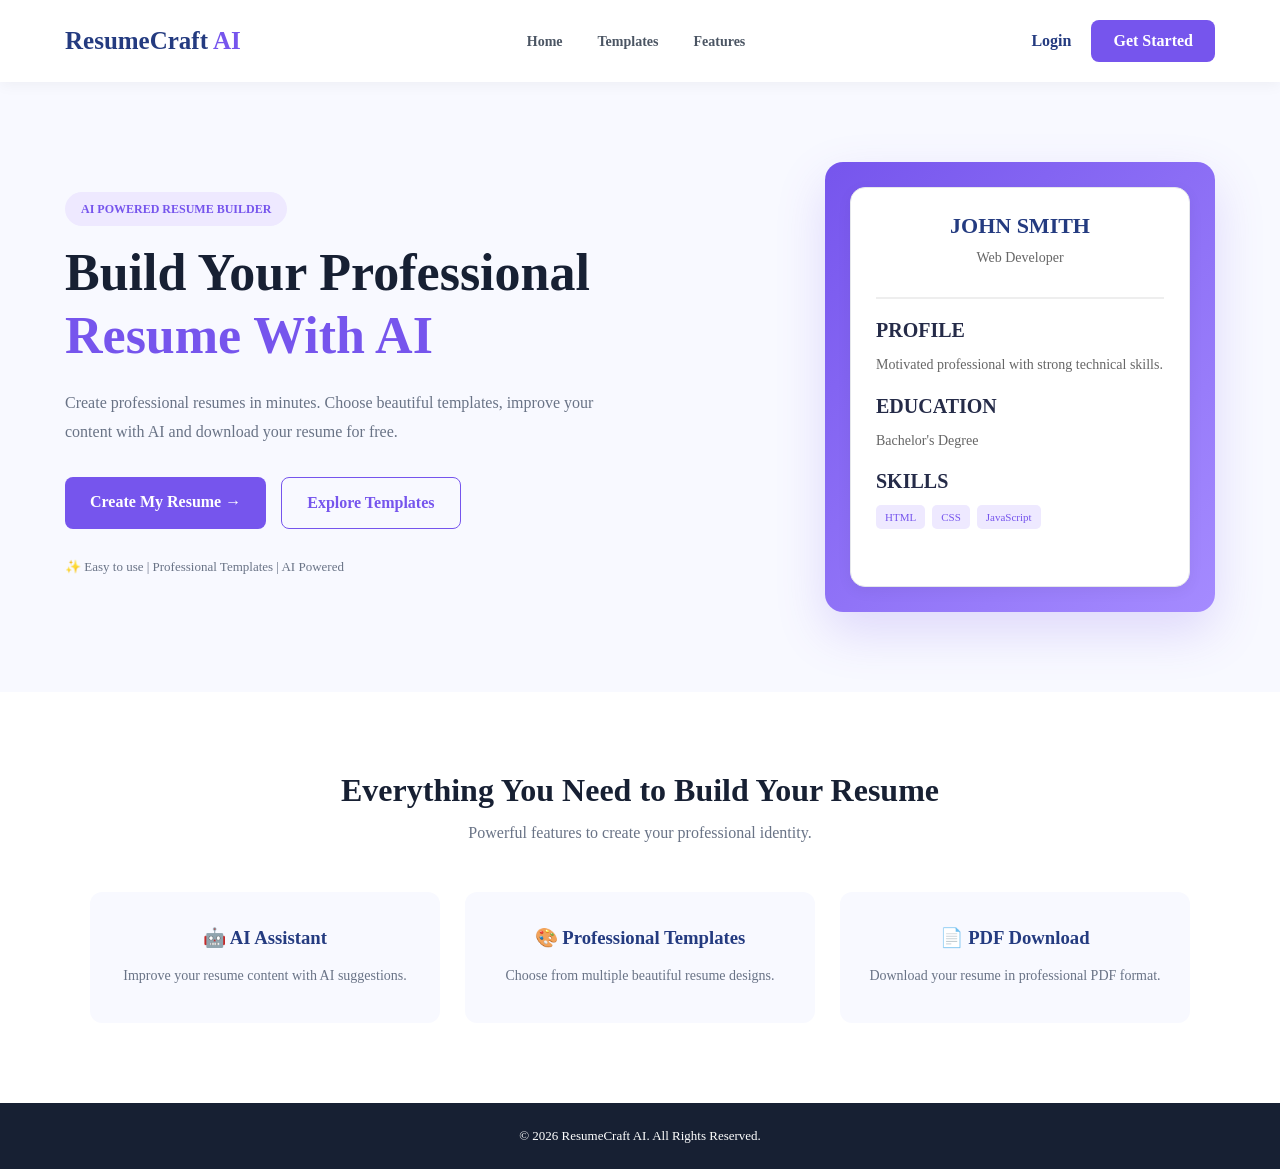
<file: index.html>
<!DOCTYPE html>
<html lang="en">

<head>
    <meta charset="UTF-8">
    <meta name="viewport" content="width=device-width, initial-scale=1.0">

    <title>ResumeCraft AI - Build Your Future</title>

    <link rel="stylesheet" href="style.css">
</head>

<body>

    <!-- Navigation Bar -->
    <header>
        <nav class="navbar">

            <div class="logo">
                ResumeCraft<span> AI</span>
            </div>

            <ul class="nav-links">
                <li><a href="index.html">Home</a></li>
                <li><a href="templates.html">Templates</a></li>
                <li><a href="#features">Features</a></li>
            </ul>

            <div class="nav-buttons">
                <a href="login.html" class="login-btn">Login</a>
                <a href="signup.html" class="signup-btn">Get Started</a>
            </div>

        </nav>
    </header>


    <!-- Hero Section -->
    <section class="hero">

        <div class="hero-content">

            <span class="tagline">AI POWERED RESUME BUILDER</span>

            <h1>
                Build Your Professional
                <span>Resume With AI</span>
            </h1>

            <p>
                Create professional resumes in minutes.
                Choose beautiful templates, improve your content
                with AI and download your resume for free.
            </p>

            <div class="hero-buttons">

                <a href="signup.html" class="primary-btn">
                    Create My Resume →
                </a>

                <a href="templates.html" class="secondary-btn">
                    Explore Templates
                </a>

            </div>

            <div class="trust-text">
                ✨ Easy to use | Professional Templates | AI Powered
            </div>

        </div>


        <!-- Resume Preview -->
        <div class="hero-preview">

            <div class="resume-card">

                <div class="resume-top">
                    <h2>JOHN SMITH</h2>
                    <p>Web Developer</p>
                </div>

                <hr>

                <h3>PROFILE</h3>
                <p>Motivated professional with strong technical skills.</p>

                <h3>EDUCATION</h3>
                <p>Bachelor's Degree</p>

                <h3>SKILLS</h3>
                <div class="skill-tags">
                    <span>HTML</span>
                    <span>CSS</span>
                    <span>JavaScript</span>
                </div>

            </div>

        </div>

    </section>


    <!-- Features Section -->
    <section class="features" id="features">

        <h2>Everything You Need to Build Your Resume</h2>

        <p class="features-subtitle">
            Powerful features to create your professional identity.
        </p>

        <div class="feature-container">

            <div class="feature-box">
                <h3>🤖 AI Assistant</h3>
                <p>Improve your resume content with AI suggestions.</p>
            </div>

            <div class="feature-box">
                <h3>🎨 Professional Templates</h3>
                <p>Choose from multiple beautiful resume designs.</p>
            </div>

            <div class="feature-box">
                <h3>📄 PDF Download</h3>
                <p>Download your resume in professional PDF format.</p>
            </div>

        </div>

    </section>


    <!-- Footer -->
    <footer>
        <p>© 2026 ResumeCraft AI. All Rights Reserved.</p>
    </footer>


    <script src="script.js"></script>

</body>
</html>
</file>
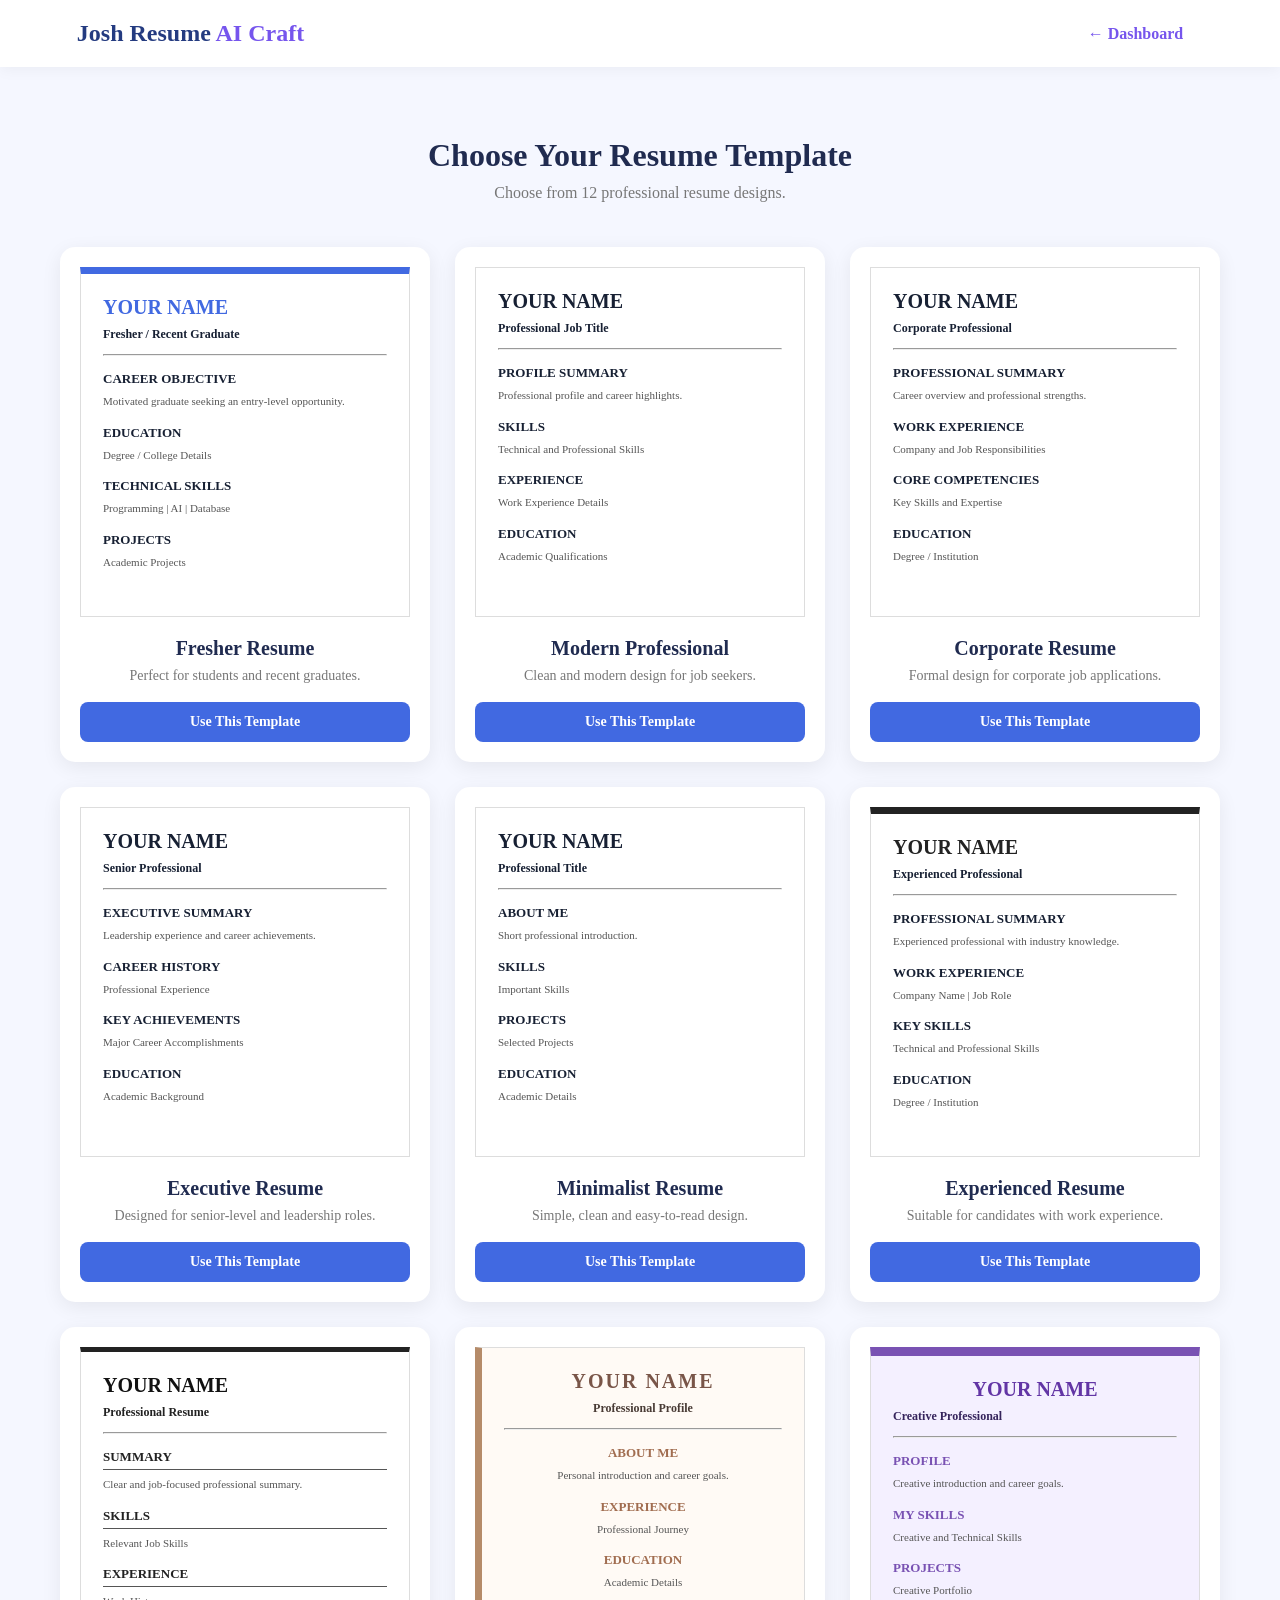
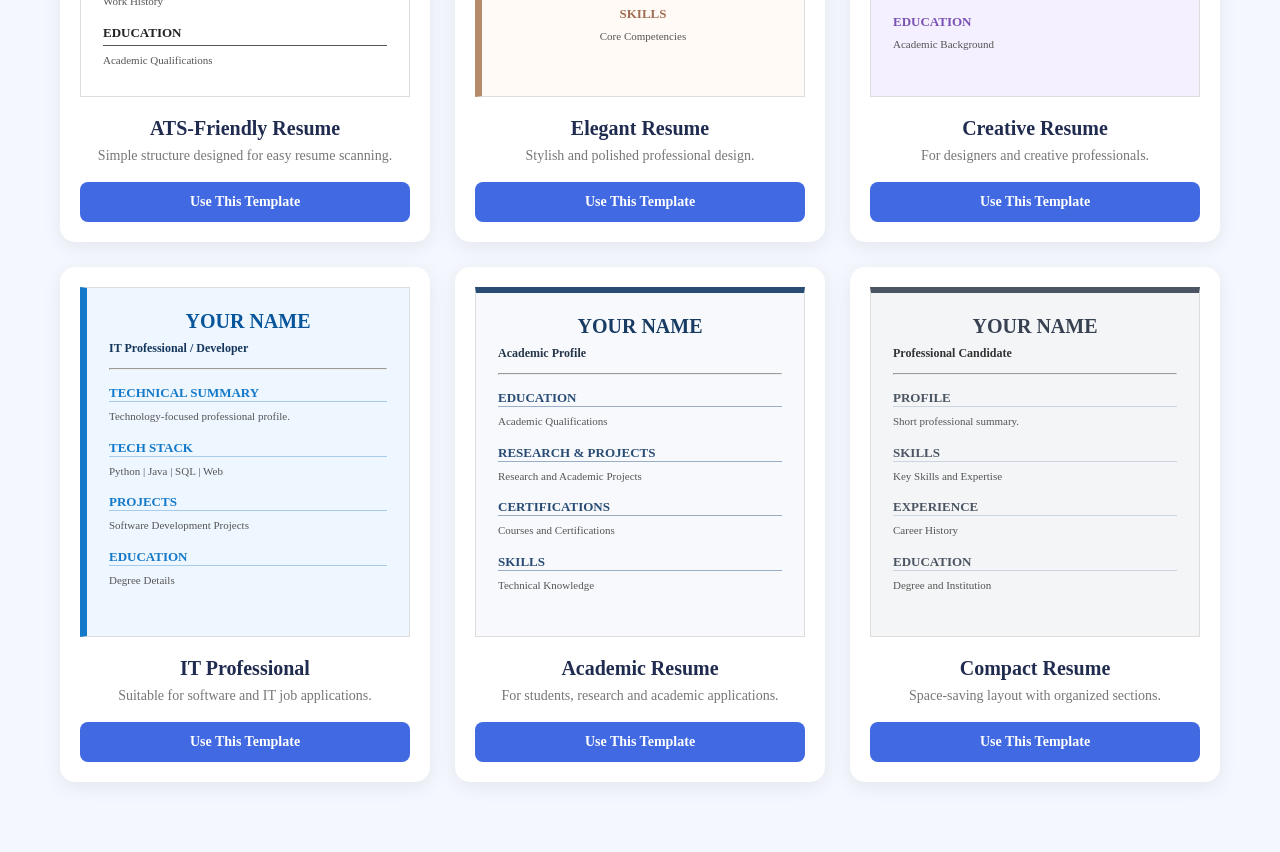
<file: templates.html>
<!DOCTYPE html>
<html lang="en">

<head>
    <meta charset="UTF-8">
    <meta name="viewport" content="width=device-width, initial-scale=1.0">
    <title>Resume Templates - Josh Resume AI Craft</title>
    <link rel="stylesheet" href="style.css">
</head>

<body class="templates-body">

<header class="preview-header">
    <h2>Josh Resume <span>AI Craft</span></h2>
    <div>
        <a href="dashboard.html">← Dashboard</a>
    </div>
</header>

<main class="templates-container">

    <div class="templates-heading">
        <h1>Choose Your Resume Template</h1>
        <p>Choose from 12 professional resume designs.</p>
    </div>

    <div class="template-grid">

        <!-- 1. FRESHER -->
        <div class="template-card">
            <div class="template-preview modern-template">
                <h2>YOUR NAME</h2>
                <h4>Fresher / Recent Graduate</h4>
                <hr>
                <h3>CAREER OBJECTIVE</h3>
                <p>Motivated graduate seeking an entry-level opportunity.</p>
                <h3>EDUCATION</h3>
                <p>Degree / College Details</p>
                <h3>TECHNICAL SKILLS</h3>
                <p>Programming | AI | Database</p>
                <h3>PROJECTS</h3>
                <p>Academic Projects</p>
            </div>
            <h2>Fresher Resume</h2>
            <p>Perfect for students and recent graduates.</p>
            <button onclick="selectTemplate('modern')">Use This Template</button>
        </div>

        <!-- 2. MODERN PROFESSIONAL -->
        <div class="template-card">
            <div class="template-preview modern-professional-template">
                <h2>YOUR NAME</h2>
                <h4>Professional Job Title</h4>
                <hr>
                <h3>PROFILE SUMMARY</h3>
                <p>Professional profile and career highlights.</p>
                <h3>SKILLS</h3>
                <p>Technical and Professional Skills</p>
                <h3>EXPERIENCE</h3>
                <p>Work Experience Details</p>
                <h3>EDUCATION</h3>
                <p>Academic Qualifications</p>
            </div>
            <h2>Modern Professional</h2>
            <p>Clean and modern design for job seekers.</p>
            <button onclick="selectTemplate('modernprofessional')">Use This Template</button>
        </div>

        <!-- 3. CORPORATE -->
        <div class="template-card">
            <div class="template-preview corporate-template">
                <h2>YOUR NAME</h2>
                <h4>Corporate Professional</h4>
                <hr>
                <h3>PROFESSIONAL SUMMARY</h3>
                <p>Career overview and professional strengths.</p>
                <h3>WORK EXPERIENCE</h3>
                <p>Company and Job Responsibilities</p>
                <h3>CORE COMPETENCIES</h3>
                <p>Key Skills and Expertise</p>
                <h3>EDUCATION</h3>
                <p>Degree / Institution</p>
            </div>
            <h2>Corporate Resume</h2>
            <p>Formal design for corporate job applications.</p>
            <button onclick="selectTemplate('corporate')">Use This Template</button>
        </div>

        <!-- 4. EXECUTIVE -->
        <div class="template-card">
            <div class="template-preview executive-template">
                <h2>YOUR NAME</h2>
                <h4>Senior Professional</h4>
                <hr>
                <h3>EXECUTIVE SUMMARY</h3>
                <p>Leadership experience and career achievements.</p>
                <h3>CAREER HISTORY</h3>
                <p>Professional Experience</p>
                <h3>KEY ACHIEVEMENTS</h3>
                <p>Major Career Accomplishments</p>
                <h3>EDUCATION</h3>
                <p>Academic Background</p>
            </div>
            <h2>Executive Resume</h2>
            <p>Designed for senior-level and leadership roles.</p>
            <button onclick="selectTemplate('executive')">Use This Template</button>
        </div>

        <!-- 5. MINIMALIST -->
        <div class="template-card">
            <div class="template-preview minimalist-template">
                <h2>YOUR NAME</h2>
                <h4>Professional Title</h4>
                <hr>
                <h3>ABOUT ME</h3>
                <p>Short professional introduction.</p>
                <h3>SKILLS</h3>
                <p>Important Skills</p>
                <h3>PROJECTS</h3>
                <p>Selected Projects</p>
                <h3>EDUCATION</h3>
                <p>Academic Details</p>
            </div>
            <h2>Minimalist Resume</h2>
            <p>Simple, clean and easy-to-read design.</p>
            <button onclick="selectTemplate('minimalist')">Use This Template</button>
        </div>

        <!-- 6. EXPERIENCED -->
        <div class="template-card">
            <div class="template-preview professional-template">
                <h2>YOUR NAME</h2>
                <h4>Experienced Professional</h4>
                <hr>
                <h3>PROFESSIONAL SUMMARY</h3>
                <p>Experienced professional with industry knowledge.</p>
                <h3>WORK EXPERIENCE</h3>
                <p>Company Name | Job Role</p>
                <h3>KEY SKILLS</h3>
                <p>Technical and Professional Skills</p>
                <h3>EDUCATION</h3>
                <p>Degree / Institution</p>
            </div>
            <h2>Experienced Resume</h2>
            <p>Suitable for candidates with work experience.</p>
            <button onclick="selectTemplate('professional')">Use This Template</button>
        </div>

        <!-- 7. ATS FRIENDLY -->
        <div class="template-card">
            <div class="template-preview ats-template">
                <h2>YOUR NAME</h2>
                <h4>Professional Resume</h4>
                <hr>
                <h3>SUMMARY</h3>
                <p>Clear and job-focused professional summary.</p>
                <h3>SKILLS</h3>
                <p>Relevant Job Skills</p>
                <h3>EXPERIENCE</h3>
                <p>Work History</p>
                <h3>EDUCATION</h3>
                <p>Academic Qualifications</p>
            </div>
            <h2>ATS-Friendly Resume</h2>
            <p>Simple structure designed for easy resume scanning.</p>
            <button onclick="selectTemplate('ats')">Use This Template</button>
        </div>

        <!-- 8. ELEGANT -->
        <div class="template-card">
            <div class="template-preview elegant-template">
                <h2>YOUR NAME</h2>
                <h4>Professional Profile</h4>
                <hr>
                <h3>ABOUT ME</h3>
                <p>Personal introduction and career goals.</p>
                <h3>EXPERIENCE</h3>
                <p>Professional Journey</p>
                <h3>EDUCATION</h3>
                <p>Academic Details</p>
                <h3>SKILLS</h3>
                <p>Core Competencies</p>
            </div>
            <h2>Elegant Resume</h2>
            <p>Stylish and polished professional design.</p>
            <button onclick="selectTemplate('elegant')">Use This Template</button>
        </div>

        <!-- 9. CREATIVE -->
        <div class="template-card">
            <div class="template-preview creative-template">
                <h2>YOUR NAME</h2>
                <h4>Creative Professional</h4>
                <hr>
                <h3>PROFILE</h3>
                <p>Creative introduction and career goals.</p>
                <h3>MY SKILLS</h3>
                <p>Creative and Technical Skills</p>
                <h3>PROJECTS</h3>
                <p>Creative Portfolio</p>
                <h3>EDUCATION</h3>
                <p>Academic Background</p>
            </div>
            <h2>Creative Resume</h2>
            <p>For designers and creative professionals.</p>
            <button onclick="selectTemplate('creative')">Use This Template</button>
        </div>

        <!-- 10. IT PROFESSIONAL -->
        <div class="template-card">
            <div class="template-preview tech-template">
                <h2>YOUR NAME</h2>
                <h4>IT Professional / Developer</h4>
                <hr>
                <h3>TECHNICAL SUMMARY</h3>
                <p>Technology-focused professional profile.</p>
                <h3>TECH STACK</h3>
                <p>Python | Java | SQL | Web</p>
                <h3>PROJECTS</h3>
                <p>Software Development Projects</p>
                <h3>EDUCATION</h3>
                <p>Degree Details</p>
            </div>
            <h2>IT Professional</h2>
            <p>Suitable for software and IT job applications.</p>
            <button onclick="selectTemplate('tech')">Use This Template</button>
        </div>

        <!-- 11. ACADEMIC -->
        <div class="template-card">
            <div class="template-preview academic-template">
                <h2>YOUR NAME</h2>
                <h4>Academic Profile</h4>
                <hr>
                <h3>EDUCATION</h3>
                <p>Academic Qualifications</p>
                <h3>RESEARCH & PROJECTS</h3>
                <p>Research and Academic Projects</p>
                <h3>CERTIFICATIONS</h3>
                <p>Courses and Certifications</p>
                <h3>SKILLS</h3>
                <p>Technical Knowledge</p>
            </div>
            <h2>Academic Resume</h2>
            <p>For students, research and academic applications.</p>
            <button onclick="selectTemplate('academic')">Use This Template</button>
        </div>

        <!-- 12. COMPACT -->
        <div class="template-card">
            <div class="template-preview compact-template">
                <h2>YOUR NAME</h2>
                <h4>Professional Candidate</h4>
                <hr>
                <h3>PROFILE</h3>
                <p>Short professional summary.</p>
                <h3>SKILLS</h3>
                <p>Key Skills and Expertise</p>
                <h3>EXPERIENCE</h3>
                <p>Career History</p>
                <h3>EDUCATION</h3>
                <p>Degree and Institution</p>
            </div>
            <h2>Compact Resume</h2>
            <p>Space-saving layout with organized sections.</p>
            <button onclick="selectTemplate('compact')">Use This Template</button>
        </div>

    </div>

</main>

<script src="script.js"></script>

</body>
</html>
</file>
<file: style.css>
/* Google Font */
@import url('https://fonts.googleapis.com/css2?family=Inter:wght@400;500;600;700;800&display=swap');

/* Global */
* {
    margin: 0;
    padding: 0;
    box-sizing: border-box;
}

body {
    font-family: 'Inter', sans-serif;
    background: #f8f9ff;
    color: #172033;
}

/* Navbar */

header {
    background: white;
    box-shadow: 0 2px 15px rgba(0,0,0,0.05);
}

.navbar {
    max-width: 1200px;
    margin: auto;
    padding: 20px 25px;
    display: flex;
    justify-content: space-between;
    align-items: center;
}

.logo {
    font-size: 25px;
    font-weight: 800;
    color: #243b80;
}

.logo span {
    color: #7655ed;
}

.nav-links {
    display: flex;
    list-style: none;
    gap: 35px;
}

.nav-links a {
    text-decoration: none;
    color: #4b5563;
    font-size: 14px;
    font-weight: 600;
}

.nav-links a:hover {
    color: #7655ed;
}

.nav-buttons {
    display: flex;
    align-items: center;
    gap: 20px;
}

.login-btn {
    text-decoration: none;
    color: #243b80;
    font-weight: 600;
}

.signup-btn {
    background: #7655ed;
    color: white;
    padding: 12px 22px;
    border-radius: 8px;
    text-decoration: none;
    font-weight: 600;
}

.signup-btn:hover {
    background: #5b3bd1;
}

/* Hero Section */

.hero {
    max-width: 1200px;
    margin: auto;
    min-height: 600px;
    padding: 80px 25px;
    display: flex;
    align-items: center;
    justify-content: space-between;
    gap: 60px;
}

.hero-content {
    max-width: 570px;
}

.tagline {
    background: #eee9ff;
    color: #7655ed;
    padding: 10px 16px;
    border-radius: 30px;
    font-size: 12px;
    font-weight: 700;
}

.hero h1 {
    font-size: 52px;
    line-height: 1.2;
    margin-top: 25px;
    font-weight: 800;
}

.hero h1 span {
    color: #7655ed;
}

.hero-content p {
    color: #697386;
    font-size: 16px;
    line-height: 1.8;
    margin-top: 22px;
}

/* Hero Buttons */

.hero-buttons {
    display: flex;
    gap: 15px;
    margin-top: 30px;
}

.primary-btn {
    background: #7655ed;
    color: white;
    padding: 16px 25px;
    border-radius: 8px;
    text-decoration: none;
    font-weight: 600;
    transition: 0.3s;
}

.primary-btn:hover {
    background: #5836d0;
    transform: translateY(-3px);
}

.secondary-btn {
    border: 1px solid #7655ed;
    color: #7655ed;
    padding: 16px 25px;
    border-radius: 8px;
    text-decoration: none;
    font-weight: 600;
}

.secondary-btn:hover {
    background: #eee9ff;
}

.trust-text {
    margin-top: 30px;
    color: #697386;
    font-size: 13px;
}

/* Resume Preview */

.hero-preview {
    width: 390px;
    padding: 25px;
    background: linear-gradient(135deg, #7655ed, #a58bff);
    border-radius: 18px;
    box-shadow: 0 20px 50px rgba(118,85,237,0.2);
}

.resume-card {
    background: white;
    padding: 30px;
    border-radius: 8px;
    min-height: 400px;
}

.resume-top {
    text-align: center;
    padding-bottom: 20px;
}

.resume-top h2 {
    color: #243b80;
    font-size: 22px;
}

.resume-top p {
    color: #7655ed;
    margin-top: 8px;
}

.resume-card hr {
    border: none;
    border-top: 2px solid #eee;
    margin-bottom: 20px;
}

.resume-card h3 {
    font-size: 13px;
    color: #243b80;
    margin-top: 18px;
    margin-bottom: 8px;
}

.resume-card p {
    color: #697386;
    font-size: 12px;
    line-height: 1.6;
}

.skill-tags {
    display: flex;
    gap: 7px;
    flex-wrap: wrap;
}

.skill-tags span {
    background: #eee9ff;
    color: #7655ed;
    padding: 6px 9px;
    border-radius: 5px;
    font-size: 11px;
}

/* Features */

.features {
    text-align: center;
    padding: 80px 25px;
    background: white;
}

.features h2 {
    font-size: 32px;
    color: #172033;
}

.features-subtitle {
    color: #697386;
    margin-top: 15px;
}

.feature-container {
    max-width: 1100px;
    margin: 50px auto 0;
    display: grid;
    grid-template-columns: repeat(3, 1fr);
    gap: 25px;
}

.feature-box {
    background: #f8f9ff;
    padding: 35px 25px;
    border-radius: 12px;
    transition: 0.3s;
}

.feature-box:hover {
    transform: translateY(-8px);
    box-shadow: 0 10px 30px rgba(0,0,0,0.08);
}

.feature-box h3 {
    color: #243b80;
    margin-bottom: 15px;
}

.feature-box p {
    color: #697386;
    line-height: 1.7;
    font-size: 14px;
}

/* Footer */

footer {
    background: #172033;
    color: white;
    text-align: center;
    padding: 25px;
    font-size: 13px;
}

/* Responsive Design */

@media (max-width: 768px) {

    .navbar {
        flex-wrap: wrap;
        gap: 20px;
    }

    .nav-links {
        display: none;
    }

    .hero {
        flex-direction: column;
        text-align: center;
        padding: 60px 20px;
    }

    .hero h1 {
        font-size: 36px;
    }

    .hero-buttons {
        justify-content: center;
        flex-wrap: wrap;
    }

    .hero-preview {
        width: 100%;
        max-width: 390px;
    }

    .feature-container {
        grid-template-columns: 1fr;
    }

    .features h2 {
        font-size: 25px;
    }
}
/* LOGIN PAGE */

.auth-body {
    min-height: 100vh;
    display: flex;
    justify-content: center;
    align-items: center;
    padding: 30px;
    background: #f1efff;
}

.auth-container {
    width: 900px;
    min-height: 520px;
    display: grid;
    grid-template-columns: 1fr 1fr;
    background: white;
    border-radius: 18px;
    overflow: hidden;
    box-shadow: 0 15px 45px rgba(0,0,0,0.1);
}

.auth-left {
    background: linear-gradient(135deg, #7655ed, #4830aa);
    color: white;
    padding: 55px 40px;
    display: flex;
    flex-direction: column;
    justify-content: center;
}

.auth-left h1 {
    font-size: 27px;
}

.auth-left h1 span {
    color: #d6caff;
}

.auth-left h2 {
    font-size: 35px;
    margin-top: 70px;
}

.auth-left p {
    line-height: 1.8;
    margin-top: 15px;
    color: #eee9ff;
}

.auth-icon {
    font-size: 90px;
    margin-top: 35px;
}

.auth-right {
    padding: 55px 40px;
    display: flex;
    flex-direction: column;
    justify-content: center;
}

.auth-right h2 {
    color: #243b80;
    font-size: 25px;
}

.auth-subtitle {
    color: #697386;
    margin: 12px 0 25px;
    font-size: 14px;
}

.auth-right label {
    display: block;
    margin: 18px 0 8px;
    font-weight: 600;
    font-size: 14px;
}

.auth-right input {
    width: 100%;
    padding: 14px;
    border: 1px solid #ddd;
    border-radius: 8px;
    outline: none;
    font-size: 14px;
}

.auth-right input:focus {
    border-color: #7655ed;
}

.auth-submit {
    width: 100%;
    padding: 15px;
    margin-top: 25px;
    background: #7655ed;
    color: white;
    border: none;
    border-radius: 8px;
    font-size: 16px;
    font-weight: 600;
    cursor: pointer;
}

.auth-submit:hover {
    background: #5836d0;
}

.auth-switch {
    text-align: center;
    margin-top: 25px;
    font-size: 14px;
}

.auth-switch a {
    color: #7655ed;
    font-weight: 700;
    text-decoration: none;
}

.back-home {
    text-align: center;
    margin-top: 25px;
    color: #7655ed;
    text-decoration: none;
    font-size: 14px;
}

@media(max-width: 700px) {

    .auth-container {
        grid-template-columns: 1fr;
    }

    .auth-left {
        padding: 35px;
    }

    .auth-left h2 {
        margin-top: 30px;
    }

    .auth-icon {
        display: none;
    }

    .auth-right {
        padding: 35px 25px;
    }
}
/* DASHBOARD */

.dashboard-body {
    background: #f5f6fc;
    min-height: 100vh;
}

.dashboard-container {
    display: flex;
    min-height: 100vh;
}

/* Sidebar */

.sidebar {
    width: 250px;
    background: #fff;
    padding: 30px 20px;
    display: flex;
    flex-direction: column;
    box-shadow: 3px 0 15px rgba(0,0,0,0.04);
}

.dashboard-logo {
    font-size: 21px;
    color: #243b80;
}

.dashboard-logo span {
    color: #7655ed;
}

.sidebar-menu {
    display: flex;
    flex-direction: column;
    gap: 12px;
    margin-top: 50px;
}

.sidebar-menu a {
    text-decoration: none;
    color: #697386;
    padding: 14px;
    border-radius: 8px;
    font-weight: 600;
}

.sidebar-menu a:hover,
.sidebar-menu a.active {
    background: #eee9ff;
    color: #7655ed;
}

.logout-btn {
    margin-top: auto;
    text-decoration: none;
    color: #e05252;
    padding: 15px;
}

/* Main */

.dashboard-main {
    flex: 1;
    padding: 40px;
    min-width: 0;
}

.dashboard-header {
    display: flex;
    justify-content: space-between;
    align-items: center;
    margin-bottom: 35px;
}

.dashboard-header h1 {
    color: #172033;
    font-size: 28px;
}

.dashboard-header p {
    color: #697386;
    margin-top: 8px;
}

.user-profile {
    display: flex;
    align-items: center;
    gap: 12px;
    font-weight: 600;
}

.user-avatar {
    background: #7655ed;
    color: white;
    width: 42px;
    height: 42px;
    display: grid;
    place-items: center;
    border-radius: 50%;
}

/* Welcome Card */

.welcome-card {
    background: linear-gradient(120deg, #7655ed, #a58bff);
    color: white;
    padding: 35px;
    border-radius: 15px;
    display: flex;
    justify-content: space-between;
    align-items: center;
}

.welcome-card h2 {
    font-size: 25px;
}

.welcome-card p {
    margin-top: 12px;
    line-height: 1.7;
}

.dashboard-create-btn {
    display: inline-block;
    margin-top: 25px;
    padding: 13px 20px;
    background: white;
    color: #7655ed;
    text-decoration: none;
    border-radius: 8px;
    font-weight: 700;
}

.welcome-icon {
    font-size: 75px;
}

/* Statistics */

.dashboard-stats {
    display: grid;
    grid-template-columns: repeat(3, 1fr);
    gap: 20px;
    margin-top: 30px;
}

.stat-card {
    background: white;
    padding: 25px;
    border-radius: 12px;
    box-shadow: 0 5px 20px rgba(0,0,0,0.03);
}

.stat-card h3 {
    font-size: 25px;
}

.stat-card h2 {
    margin-top: 15px;
    color: #7655ed;
}

.stat-card p {
    margin-top: 8px;
    color: #697386;
}

/* My Resumes */

.my-resumes {
    margin-top: 45px;
}

.section-heading {
    display: flex;
    justify-content: space-between;
    align-items: center;
}

.section-heading a {
    color: #7655ed;
    text-decoration: none;
    font-weight: 600;
}

.empty-resume {
    background: white;
    margin-top: 20px;
    padding: 55px 20px;
    text-align: center;
    border-radius: 12px;
}

.empty-resume div {
    font-size: 55px;
}

.empty-resume h3 {
    margin-top: 15px;
    color: #243b80;
}

.empty-resume p {
    color: #697386;
    margin-top: 10px;
}

.empty-resume a {
    display: inline-block;
    margin-top: 22px;
    background: #7655ed;
    color: white;
    padding: 13px 20px;
    border-radius: 8px;
    text-decoration: none;
}

@media(max-width: 768px) {

    .sidebar {
        width: 75px;
        padding: 20px 8px;
    }

    .dashboard-logo {
        font-size: 0;
    }

    .sidebar-menu a {
        font-size: 0;
        text-align: center;
    }

    .logout-btn {
        font-size: 0;
    }

    .dashboard-main {
        padding: 20px;
    }

    .dashboard-stats {
        grid-template-columns: 1fr;
    }

    .welcome-icon {
        display: none;
    }

    .dashboard-header h1 {
        font-size: 21px;
    }
}
/* RESUME BUILDER PAGE */

.builder-body {
    background: #f5f6fc;
    min-height: 100vh;
}

.builder-header {
    background: white;
    padding: 20px 6%;
    display: flex;
    justify-content: space-between;
    align-items: center;
    box-shadow: 0 2px 12px rgba(0,0,0,0.05);
}

.builder-header h2 {
    color: #243b80;
    font-size: 23px;
}

.builder-header h2 span {
    color: #7655ed;
}

.builder-header a {
    text-decoration: none;
    color: #7655ed;
    font-weight: 600;
}

.builder-container {
    max-width: 950px;
    margin: 40px auto;
    padding: 20px;
}

.builder-heading {
    text-align: center;
    margin-bottom: 35px;
}

.builder-heading h1 {
    font-size: 32px;
    color: #172033;
}

.builder-heading p {
    color: #697386;
    margin-top: 12px;
}

.form-section {
    background: white;
    padding: 30px;
    margin-bottom: 25px;
    border-radius: 12px;
    box-shadow: 0 5px 20px rgba(0,0,0,0.04);
}

.form-section h2 {
    color: #243b80;
    font-size: 20px;
    margin-bottom: 25px;
    padding-bottom: 15px;
    border-bottom: 1px solid #eee;
}

.form-grid {
    display: grid;
    grid-template-columns: repeat(2, 1fr);
    gap: 22px;
}

.input-group {
    display: flex;
    flex-direction: column;
    margin-bottom: 20px;
}

.input-group label {
    font-size: 14px;
    font-weight: 600;
    color: #374151;
    margin-bottom: 9px;
}

.form-section input,
.form-section textarea {
    width: 100%;
    padding: 14px;
    border: 1px solid #dce0e8;
    border-radius: 8px;
    font-family: inherit;
    font-size: 14px;
    outline: none;
    background: #fafbff;
    transition: 0.3s;
}

.form-section input:focus,
.form-section textarea:focus {
    border-color: #7655ed;
    background: white;
    box-shadow: 0 0 0 3px rgba(118,85,237,0.1);
}

.form-section textarea {
    resize: vertical;
    line-height: 1.6;
}

.builder-actions {
    display: flex;
    justify-content: flex-end;
    gap: 15px;
    margin: 30px 0;
}

.reset-btn {
    padding: 14px 25px;
    border: 1px solid #7655ed;
    background: white;
    color: #7655ed;
    border-radius: 8px;
    font-weight: 600;
    cursor: pointer;
}

.save-btn {
    padding: 14px 25px;
    border: none;
    background: #7655ed;
    color: white;
    border-radius: 8px;
    font-weight: 600;
    cursor: pointer;
}

.save-btn:hover {
    background: #5836d0;
}

.reset-btn:hover {
    background: #eee9ff;
}

/* MOBILE RESPONSIVE */

@media(max-width: 650px) {

    .builder-container {
        padding: 12px;
    }

    .form-grid {
        grid-template-columns: 1fr;
    }

    .form-section {
        padding: 20px;
    }

    .builder-heading h1 {
        font-size: 25px;
    }

    .builder-header {
        padding: 18px;
    }

    .builder-actions {
        flex-direction: column;
    }

    .builder-actions button {
        width: 100%;
    }
}
/* RESUME PREVIEW PAGE */

.preview-body {
    background: #eef0f7;
    min-height: 100vh;
}

.preview-header {
    background: white;
    padding: 20px 6%;
    display: flex;
    justify-content: space-between;
    align-items: center;
}

.preview-header h2 {
    color: #243b80;
}

.preview-header span {
    color: #7655ed;
}

.preview-header a {
    text-decoration: none;
    color: #7655ed;
    margin-right: 20px;
    font-weight: 600;
}

.preview-header button {
    background: #7655ed;
    color: white;
    border: none;
    padding: 12px 20px;
    border-radius: 7px;
    cursor: pointer;
}

.preview-container {
    padding: 40px 15px;
}

.resume-paper {
    background: white;
    max-width: 800px;
    min-height: 1050px;
    margin: auto;
    padding: 55px;
    box-shadow: 0 5px 30px rgba(0,0,0,0.1);
}

.preview-personal {
    text-align: center;
    border-bottom: 3px solid #7655ed;
    padding-bottom: 25px;
}

.preview-personal h1 {
    color: #243b80;
    font-size: 32px;
    text-transform: uppercase;
}

.preview-personal h3 {
    color: #7655ed;
    margin: 10px;
}

.preview-personal p {
    color: #555;
    font-size: 13px;
}

.preview-section {
    margin-top: 25px;
}

.preview-section h2 {
    color: #243b80;
    font-size: 16px;
    border-bottom: 1px solid #ddd;
    padding-bottom: 8px;
    margin-bottom: 12px;
}

.preview-section h3 {
    color: #333;
    font-size: 15px;
    margin: 8px 0;
}

.preview-section p {
    color: #555;
    font-size: 14px;
    line-height: 1.7;
    white-space: pre-wrap;
}

@media(max-width: 600px) {

    .resume-paper {
        padding: 25px;
    }

    .preview-header {
        flex-wrap: wrap;
        gap: 15px;
    }

}

@media print {

    .preview-header {
        display: none;
    }

    .preview-body {
        background: white;
    }

    .preview-container {
        padding: 0;
    }

    .resume-paper {
        box-shadow: none;
        max-width: 100%;
        padding: 30px;
    }

}
/* ===== RESUME TEMPLATES PAGE ===== */

.templates-body {
    background: #f5f7ff;
    min-height: 100vh;
}

.templates-container {
    max-width: 1200px;
    margin: 50px auto;
    padding: 20px;
}

.templates-heading {
    text-align: center;
    margin-bottom: 45px;
}

.templates-heading h1 {
    font-size: 32px;
    color: #202b50;
    margin-bottom: 10px;
}

.templates-heading p {
    color: #777;
    font-size: 16px;
}

.template-grid {
    display: grid;
    grid-template-columns: repeat(3, 1fr);
    gap: 25px;
}

.template-card {
    background: white;
    padding: 20px;
    border-radius: 15px;
    box-shadow: 0 5px 20px rgba(0,0,0,0.07);
    text-align: center;
    transition: 0.3s;
}

.template-card:hover {
    transform: translateY(-8px);
    box-shadow: 0 10px 25px rgba(0,0,0,0.12);
}

.template-preview {
    height: 350px;
    padding: 25px 18px;
    text-align: left;
    background: white;
    border: 1px solid #ddd;
    overflow: hidden;
    margin-bottom: 20px;
}

.template-preview h2 {
    font-size: 21px;
    margin-bottom: 5px;
}

.template-preview h4 {
    font-size: 12px;
    margin-bottom: 15px;
}

.template-preview h3 {
    font-size: 13px;
    margin-top: 18px;
    margin-bottom: 6px;
}

.template-preview p {
    font-size: 11px;
    line-height: 1.5;
    color: #555;
}

/* Modern Design */

.modern-template {
    border-top: 7px solid #4169e1;
}

.modern-template h2 {
    color: #4169e1;
}

/* Professional Design */

.professional-template {
    border-top: 7px solid #222;
}

.professional-template h2 {
    color: #222;
}

/* Creative Design */

.creative-template {
    border-top: 7px solid #8b5cf6;
}

.creative-template h2 {
    color: #8b5cf6;
}

.template-card > h2 {
    color: #202b50;
    font-size: 20px;
    margin-bottom: 8px;
}

.template-card > p {
    color: #777;
    font-size: 14px;
    margin-bottom: 18px;
}

.template-card button {
    background: #4169e1;
    color: white;
    border: none;
    padding: 12px 20px;
    border-radius: 8px;
    cursor: pointer;
    font-size: 14px;
    font-weight: 600;
    width: 100%;
}

.template-card button:hover {
    background: #294fc0;
}

/* Mobile Responsive */

@media(max-width: 900px) {
    .template-grid {
        grid-template-columns: repeat(2, 1fr);
    }
}

@media(max-width: 600px) {
    .template-grid {
        grid-template-columns: 1fr;
    }

    .templates-heading h1 {
        font-size: 25px;
    }

    .templates-container {
        margin: 25px auto;
    }
}
/* ===== MODERN RESUME TEMPLATE ===== */

.resume-paper.resume-modern {
    border-top: 8px solid #4169e1;
}

.resume-modern .preview-personal {
    background: #eef3ff;
    padding: 25px;
    border-radius: 8px;
}

.resume-modern .preview-personal h1 {
    color: #3158bd;
}

.resume-modern .preview-section h2 {
    color: #3158bd;
    border-bottom: 2px solid #4169e1;
    padding-bottom: 6px;
}


/* ===== PROFESSIONAL RESUME TEMPLATE ===== */

.resume-paper.resume-professional {
    border-top: 8px solid #222;
}

.resume-professional .preview-personal {
    text-align: center;
    padding: 25px;
    border-bottom: 2px solid #222;
}

.resume-professional .preview-personal h1 {
    color: #222;
    text-transform: uppercase;
}

.resume-professional .preview-section h2 {
    color: #222;
    border-bottom: 1px solid #555;
    padding-bottom: 6px;
}


/* ===== CREATIVE RESUME TEMPLATE ===== */

.resume-paper.resume-creative {
    border-top: 8px solid #8b5cf6;
}

.resume-creative .preview-personal {
    background: #f3edff;
    padding: 25px;
    border-radius: 10px;
}

.resume-creative .preview-personal h1 {
    color: #8b5cf6;
}

.resume-creative .preview-section h2 {
    color: #8b5cf6;
    border-left: 4px solid #8b5cf6;
    padding-left: 10px;
}
/* FIREBASE RESUME CARDS */

.resumes-list {
    display: grid;
    grid-template-columns: repeat(auto-fit, minmax(250px, 1fr));
    gap: 20px;
    margin-top: 20px;
}

.resume-card {
    background: #ffffff;
    padding: 25px;
    border-radius: 15px;
    border: 1px solid #e5e7eb;
    box-shadow: 0 4px 15px rgba(0, 0, 0, 0.05);
    transition: 0.3s ease;
}

.resume-card:hover {
    transform: translateY(-5px);
    box-shadow: 0 8px 25px rgba(0, 0, 0, 0.10);
}

.resume-card h3 {
    color: #252b48;
    font-size: 20px;
    margin-bottom: 12px;
}

.resume-card p {
    color: #666;
    font-size: 14px;
    margin-bottom: 8px;
    overflow-wrap: anywhere;
}

@media (max-width: 600px) {

    .resumes-list {
        grid-template-columns: 1fr;
    }

}
/* RESUME ACTION BUTTONS */

.resume-view-btn,
.resume-edit-btn,
.resume-delete-btn {
    border: none;
    padding: 10px 18px;
    border-radius: 8px;
    font-size: 14px;
    font-weight: 600;
    cursor: pointer;
    margin-top: 12px;
    margin-right: 8px;
    transition: all 0.3s ease;
}

/* VIEW BUTTON */
.resume-view-btn {
    background: #6c4cf1;
    color: white;
}

.resume-view-btn:hover {
    background: #5435d5;
    transform: translateY(-2px);
}

/* EDIT BUTTON */
.resume-edit-btn {
    background: #e8f0ff;
    color: #2563eb;
    border: 1px solid #2563eb;
}

.resume-edit-btn:hover {
    background: #2563eb;
    color: white;
    transform: translateY(-2px);
}

/* DELETE BUTTON */
.resume-delete-btn {
    background: #fee2e2;
    color: #dc2626;
    border: 1px solid #dc2626;
}

.resume-delete-btn:hover {
    background: #dc2626;
    color: white;
    transform: translateY(-2px);
}

/* BUTTON CLICK EFFECT */
.resume-view-btn:active,
.resume-edit-btn:active,
.resume-delete-btn:active {
    transform: scale(0.96);
}
/* RESUME CARD DETAILS */

.resume-created-date {
    font-size: 13px !important;
    color: #888 !important;
    margin-top: 12px;
}

.resume-template-name {
    display: inline-block;
    background: #f0edff;
    color: #6545d8 !important;
    padding: 7px 12px;
    border-radius: 20px;
    font-size: 12px !important;
    font-weight: 600;
    margin-top: 8px;
}
/* PROFESSIONAL RESUME BUTTON DESIGN */

.resume-view-btn,
.resume-edit-btn,
.resume-delete-btn {
    min-width: 110px;
    padding: 11px 16px;
    border-radius: 10px;
    font-size: 13px;
    font-weight: 700;
    border: none;
    cursor: pointer;
    margin: 8px 5px 0 0;
    transition: all 0.3s ease;
    box-shadow: 0 3px 8px rgba(0, 0, 0, 0.08);
}

.resume-view-btn {
    background: linear-gradient(135deg, #7655ee, #5435d5);
    color: white;
}

.resume-edit-btn {
    background: linear-gradient(135deg, #3b82f6, #2563eb);
    color: white;
}

.resume-delete-btn {
    background: linear-gradient(135deg, #ef4444, #dc2626);
    color: white;
}

.resume-view-btn:hover,
.resume-edit-btn:hover,
.resume-delete-btn:hover {
    transform: translateY(-3px);
    box-shadow: 0 6px 15px rgba(0, 0, 0, 0.15);
}

.resume-view-btn:active,
.resume-edit-btn:active,
.resume-delete-btn:active {
    transform: scale(0.95);
}
/* GLOBAL FONT - TIMES NEW ROMAN */

body,
button,
input,
textarea,
select {
    font-family: "Times New Roman", Times, serif;
}

/* RESUME PAPER FONT */

.resume-paper,
.resume-paper * {
    font-family: "Times New Roman", Times, serif !important;
}
/* MOBILE RESPONSIVE DESIGN */

@media screen and (max-width: 768px) {

    body {
        overflow-x: hidden;
    }

    .container {
        width: 95%;
        max-width: 100%;
        margin: auto;
    }

    button {
        max-width: 100%;
    }

    input,
    textarea,
    select {
        width: 100%;
        box-sizing: border-box;
    }

    .resume-paper {
        width: 100%;
        max-width: 100%;
        box-sizing: border-box;
        padding: 20px;
        margin: 10px auto;
    }

    .resume-paper h1 {
        font-size: 25px;
    }

    .resume-paper h2 {
        font-size: 18px;
    }

    .resume-paper p {
        font-size: 14px;
        overflow-wrap: break-word;
    }

}

/* SMALL MOBILE SCREENS */

@media screen and (max-width: 480px) {

    .resume-paper {
        padding: 15px;
    }

    .resume-paper h1 {
        font-size: 22px;
    }

    .resume-paper h2 {
        font-size: 16px;
    }

    .resume-paper p {
        font-size: 13px;
    }

}

/* =================================
   PROFESSIONAL RESUME PREVIEW
================================= */

.preview-container {
    max-width: 1100px;
    margin: 40px auto;
    padding: 20px;
}

.preview-actions {
    display: flex;
    justify-content: center;
    gap: 15px;
    margin-bottom: 25px;
    flex-wrap: wrap;
}

.preview-actions button {
    padding: 12px 25px;
    border: none;
    border-radius: 8px;
    cursor: pointer;
    font-size: 16px;
    font-weight: bold;
}

.resume-paper {
    background: white;
    color: #222;
    max-width: 850px;
    min-height: 1100px;
    margin: auto;
    padding: 55px;
    box-shadow: 0 5px 25px rgba(0,0,0,0.12);
    border-radius: 5px;
    box-sizing: border-box;
    font-family: "Times New Roman", Times, serif;
}

.preview-personal {
    text-align: center;
    padding-bottom: 25px;
    margin-bottom: 25px;
    border-bottom: 2px solid #333;
}

.preview-personal img {
    display: block;
    margin: 0 auto 15px;
}

.preview-personal h1 {
    font-size: 32px;
    margin: 10px 0;
    text-transform: uppercase;
    letter-spacing: 1px;
}

.preview-personal h3 {
    font-size: 19px;
    margin: 8px 0;
    font-weight: normal;
}

.preview-personal p {
    font-size: 14px;
    margin: 6px 0;
    overflow-wrap: anywhere;
}

.preview-section {
    margin-bottom: 23px;
    page-break-inside: avoid;
}

.preview-section h2 {
    font-size: 18px;
    border-bottom: 1.5px solid #333;
    padding-bottom: 7px;
    margin-bottom: 12px;
    text-transform: uppercase;
    letter-spacing: 0.5px;
}

.preview-section p {
    font-size: 15px;
    line-height: 1.6;
    margin: 6px 0;
    white-space: pre-wrap;
    overflow-wrap: anywhere;
}

.preview-project {
    margin-bottom: 15px;
    page-break-inside: avoid;
}

.preview-project h3 {
    font-size: 16px;
    margin: 8px 0;
}

.preview-project p {
    margin: 5px 0;
}

/* PROJECT BUTTONS */

#addProjectBtn,
.remove-project-btn {
    padding: 10px 18px;
    border: none;
    border-radius: 7px;
    cursor: pointer;
    margin-top: 12px;
}

#addProjectBtn {
    background: #2563eb;
    color: white;
}

.remove-project-btn {
    background: #dc2626;
    color: white;
}

/* BUILDER ACTIONS */

.builder-actions {
    text-align: center;
    margin: 30px 0;
}

.builder-actions .save-btn {
    padding: 14px 35px;
    border: none;
    border-radius: 8px;
    background: linear-gradient(135deg, #2563eb, #7c3aed);
    color: white;
    font-size: 17px;
    cursor: pointer;
}

/* PRINT SETTINGS */

@media print {

    body {
        background: white !important;
    }

    .builder-header,
    .builder-heading,
    .preview-actions {
        display: none !important;
    }

    .preview-container {
        width: 100%;
        max-width: 100%;
        margin: 0;
        padding: 0;
    }

    .resume-paper {
        width: 100%;
        max-width: 100%;
        min-height: auto;
        margin: 0;
        padding: 25px;
        box-shadow: none;
        border-radius: 0;
    }

    .preview-section {
        page-break-inside: avoid;
    }

    @page {
        size: A4;
        margin: 12mm;
    }

}

/* MOBILE RESPONSIVE */

@media screen and (max-width: 768px) {

    .preview-container {
        padding: 10px;
        margin: 15px auto;
    }

    .resume-paper {
        width: 100%;
        padding: 22px;
        min-height: auto;
    }

    .preview-personal h1 {
        font-size: 24px;
    }

    .preview-section h2 {
        font-size: 16px;
    }

    .preview-section p {
        font-size: 14px;
    }

}

/* ==================================
   1. FRESHER - MODERN TEMPLATE
================================== */

.resume-modern .preview-personal {
    background: #eff6ff;
    padding: 25px;
    border-bottom: 3px solid #2563eb;
}

.resume-modern .preview-section h2 {
    color: #2563eb;
    border-bottom-color: #2563eb;
}


/* ==================================
   2. MODERN PROFESSIONAL TEMPLATE
================================== */

.resume-modernprofessional .preview-personal {
    text-align: left;
    border-left: 6px solid #2563eb;
    padding: 15px 20px;
}

.resume-modernprofessional .preview-personal h1 {
    color: #1e3a8a;
}

.resume-modernprofessional .preview-section h2 {
    color: #2563eb;
    border-bottom: 2px solid #93c5fd;
}


/* ==================================
   3. CORPORATE TEMPLATE
================================== */

.resume-corporate .preview-personal {
    background: #1e293b;
    color: white;
    padding: 30px;
}

.resume-corporate .preview-section h2 {
    color: #1e40af;
    border-bottom: 2px solid #64748b;
}

.resume-corporate .preview-project h3 {
    color: #1e40af;
}


/* ==================================
   4. EXECUTIVE TEMPLATE
================================== */

.resume-executive .preview-personal {
    padding: 35px 20px;
    border-bottom: 4px double #92400e;
}

.resume-executive .preview-personal h1 {
    color: #78350f;
    letter-spacing: 2px;
}

.resume-executive .preview-section h2 {
    color: #92400e;
    border-bottom: 1px solid #92400e;
    letter-spacing: 1px;
}


/* ==================================
   5. MINIMALIST TEMPLATE
================================== */

.resume-minimalist {
    box-shadow: none;
    border: 1px solid #e5e7eb;
}

.resume-minimalist .preview-personal {
    text-align: left;
    border-bottom: 1px solid #d1d5db;
}

.resume-minimalist .preview-personal h1 {
    font-size: 28px;
    text-transform: none;
}

.resume-minimalist .preview-section h2 {
    border-bottom: 1px solid #d1d5db;
    font-size: 16px;
    color: #374151;
}


/* ==================================
   6. EXPERIENCED TEMPLATE
================================== */

.resume-professional .preview-personal {
    text-align: left;
    background: #f8fafc;
    padding: 25px;
    border-bottom: 3px solid #0f766e;
}

.resume-professional .preview-personal h1 {
    color: #115e59;
}

.resume-professional .preview-section h2 {
    color: #0f766e;
    border-bottom: 2px solid #99f6e4;
}
/* =================================
   NEW RESUME TEMPLATE DESIGNS
================================= */

/* 7. ATS FRIENDLY */
.ats-template {
    background: #ffffff;
    color: #222;
    border-top: 5px solid #222;
    text-align: left;
}

.ats-template h2 {
    text-align: left;
    color: #111;
    font-size: 23px;
}

.ats-template h3 {
    color: #222;
    border-bottom: 1px solid #555;
    padding-bottom: 4px;
}


/* 8. ELEGANT */
.elegant-template {
    background: #fffaf5;
    color: #493b35;
    border-left: 7px solid #b58b69;
    text-align: center;
}

.elegant-template h2 {
    color: #795548;
    letter-spacing: 2px;
}

.elegant-template h3 {
    color: #a16d50;
}


/* 9. CREATIVE */
.creative-template {
    background: #f4f0ff;
    color: #35245c;
    border-top: 9px solid #7952b3;
}

.creative-template h2 {
    color: #6235a5;
    text-align: center;
}

.creative-template h3 {
    color: #7952b3;
}


/* 10. IT PROFESSIONAL */
.tech-template {
    background: #eef6ff;
    color: #15365c;
    border-left: 7px solid #1479c9;
}

.tech-template h2 {
    color: #07559a;
    text-align: center;
}

.tech-template h3 {
    color: #1479c9;
    border-bottom: 1px solid #a7cce9;
}


/* 11. ACADEMIC */
.academic-template {
    background: #f7f9fc;
    color: #26364a;
    border-top: 6px solid #294c75;
    text-align: left;
}

.academic-template h2 {
    color: #183b63;
    text-align: center;
}

.academic-template h3 {
    color: #294c75;
    border-bottom: 1px solid #9aafc5;
}


/* 12. COMPACT */
.compact-template {
    background: #f4f5f6;
    color: #333;
    border-top: 6px solid #4b5563;
    text-align: left;
}

.compact-template h2 {
    color: #374151;
    text-align: center;
}

.compact-template h3 {
    color: #4b5563;
    font-size: 13px;
    border-bottom: 1px solid #cbd5e1;
}


/* TEMPLATE PREVIEW COMMON DESIGN */

.template-preview {
    min-height: 300px;
    padding: 22px;
    box-sizing: border-box;
    overflow: hidden;
}

.template-preview h2 {
    font-size: 20px;
    margin-bottom: 8px;
}

.template-preview h4 {
    font-size: 12px;
    margin-bottom: 12px;
}

.template-preview h3 {
    font-size: 13px;
    margin-top: 15px;
}

.template-preview p {
    font-size: 11px;
    line-height: 1.5;
}


/* TEMPLATE BUTTON */

.template-card button {
    cursor: pointer;
    transition: 0.3s ease;
}

.template-card button:hover {
    transform: translateY(-3px);
}


/* RESPONSIVE TEMPLATE GRID */

@media screen and (max-width: 768px) {

    .template-grid {
        grid-template-columns: 1fr;
    }

    .template-card {
        width: 100%;
    }

    .template-preview {
        min-height: 280px;
    }

}
/* PROFILE PHOTO UPLOAD DESIGN */

.profile-photo-group {
    background: #f5f7ff;
    border: 2px dashed #7c83fd;
    border-radius: 15px;
    padding: 22px;
    margin-bottom: 25px;
    text-align: center;
}

.profile-photo-group label {
    display: block;
    font-size: 17px;
    font-weight: bold;
    color: #3730a3;
    margin-bottom: 15px;
}

.profile-photo-group input[type="file"] {
    display: block;
    width: 100%;
    max-width: 350px;
    margin: 10px auto;
    padding: 12px;
    background: white;
    border: 1px solid #c7d2fe;
    border-radius: 10px;
    cursor: pointer;
}

.photo-preview-box {
    display: flex;
    justify-content: center;
    align-items: center;
    margin: 18px auto;
}

.photo-preview-box img {
    width: 130px !important;
    height: 130px !important;
    object-fit: cover;
    border-radius: 50%;
    border: 4px solid #6366f1;
    box-shadow: 0 4px 15px rgba(0,0,0,0.15);
}

.profile-photo-group small {
    display: block;
    color: #64748b;
    margin-top: 10px;
    font-size: 13px;
}
</file>
